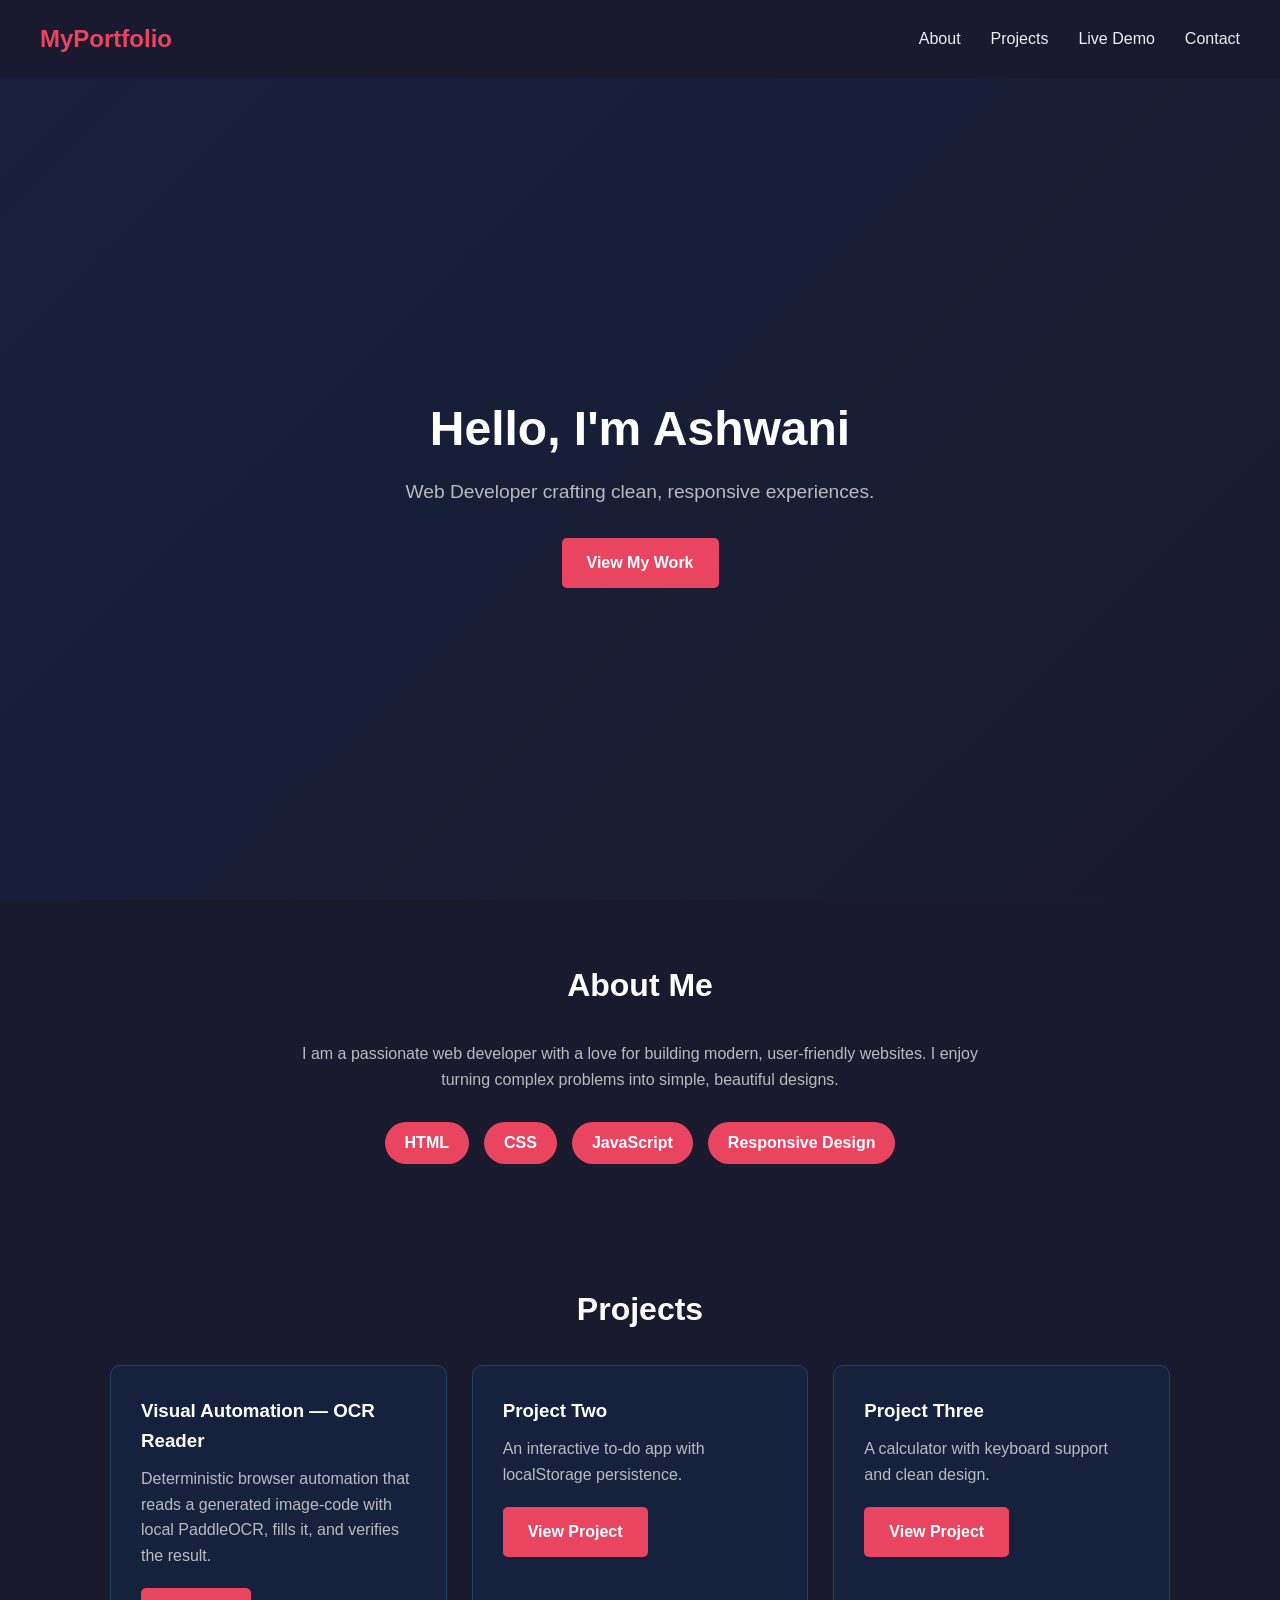
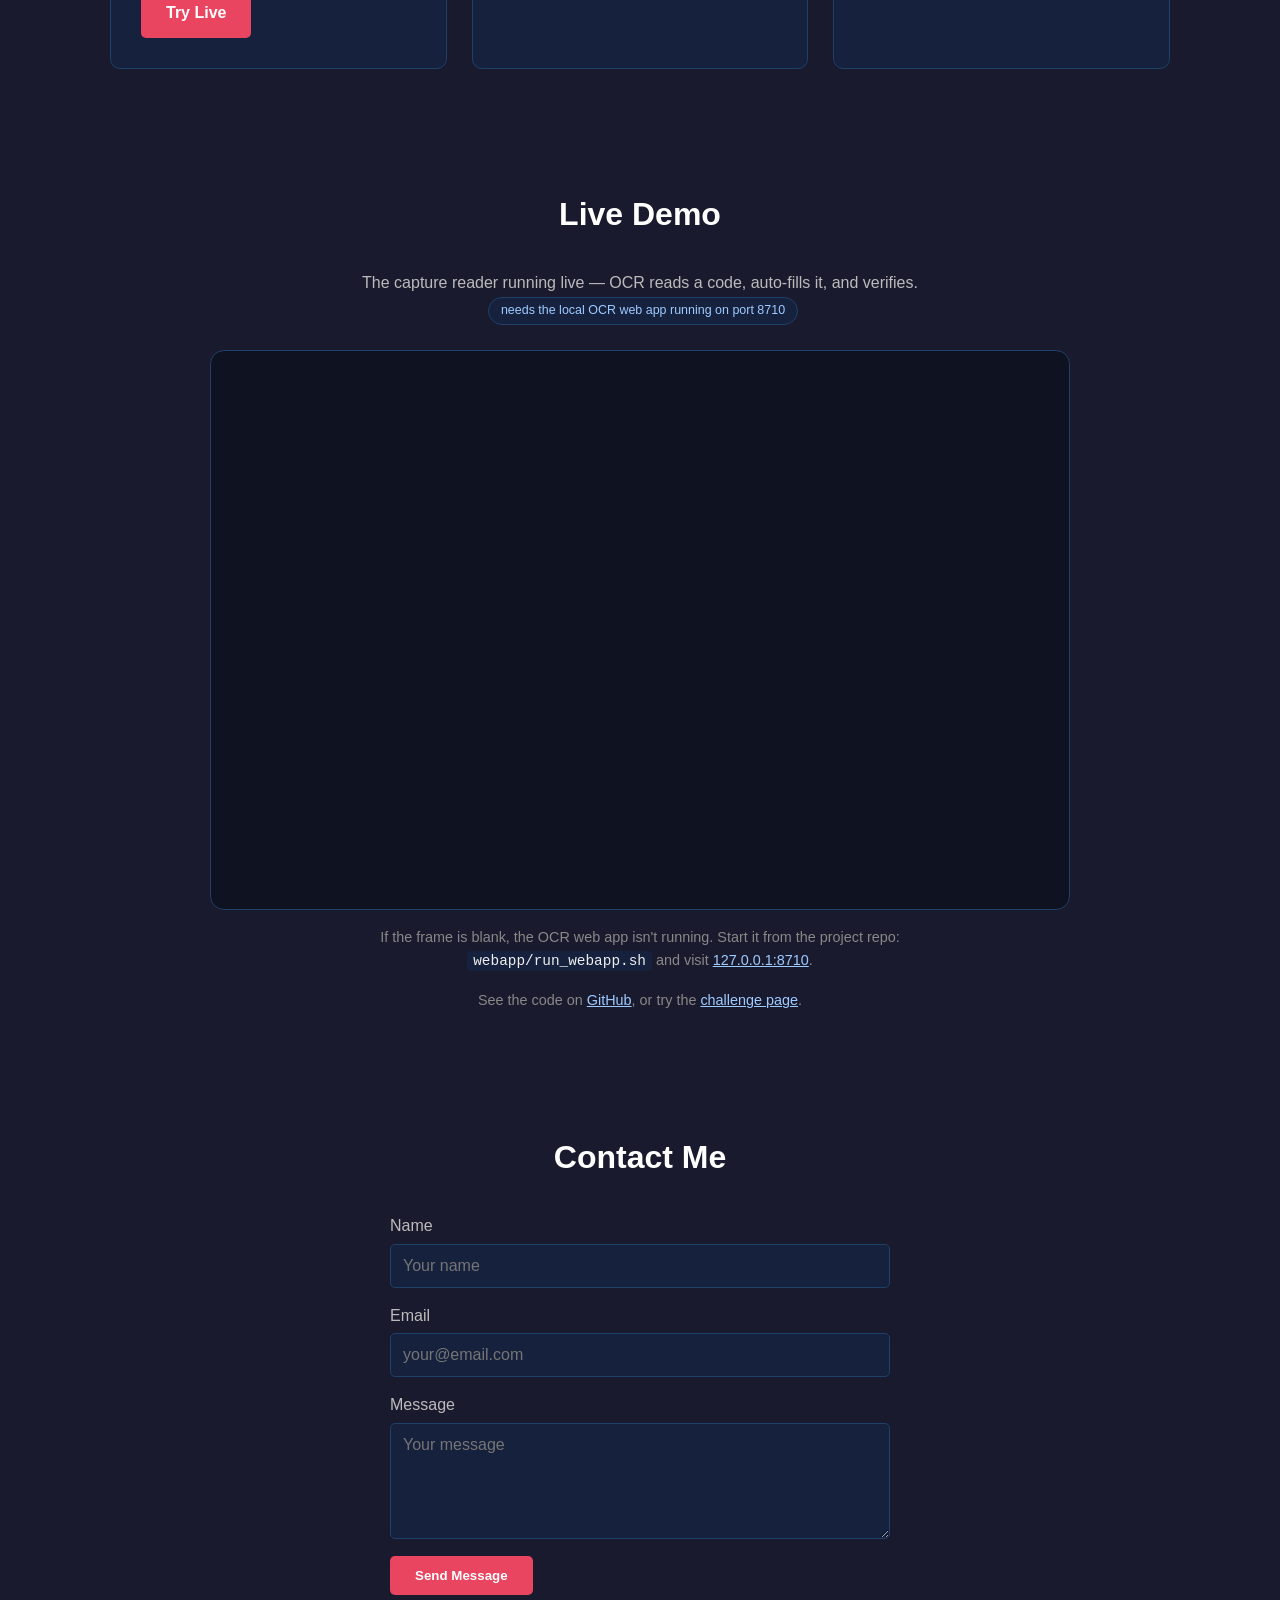
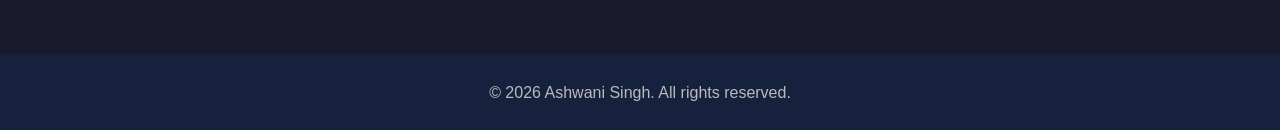
<file: index.html>
<!DOCTYPE html>
<html lang="en">
<head>
  <meta charset="UTF-8">
  <meta name="viewport" content="width=device-width, initial-scale=1.0">
  <title>My Portfolio</title>
  <link rel="stylesheet" href="style.css">
</head>
<body>

  <header id="home">
    <nav>
      <div class="logo">MyPortfolio</div>
      <button class="hamburger" id="hamburger" aria-label="Menu">&#9776;</button>
      <ul class="nav-links" id="nav-links">
        <li><a href="#about">About</a></li>
        <li><a href="#projects">Projects</a></li>
        <li><a href="#demo">Live Demo</a></li>
        <li><a href="#contact">Contact</a></li>
      </ul>
    </nav>
    <div class="hero">
      <h1>Hello, I'm Ashwani</h1>
      <p>Web Developer crafting clean, responsive experiences.</p>
      <a href="#projects" class="btn">View My Work</a>
    </div>
  </header>

  <section id="about">
    <div class="container">
      <h2>About Me</h2>
      <p>I am a passionate web developer with a love for building modern, user-friendly websites. I enjoy turning complex problems into simple, beautiful designs.</p>
      <ul class="skills">
        <li>HTML</li>
        <li>CSS</li>
        <li>JavaScript</li>
        <li>Responsive Design</li>
      </ul>
    </div>
  </section>

  <section id="projects">
    <div class="container">
      <h2>Projects</h2>
      <div class="project-grid">
        <article class="card">
          <h3>Visual Automation — OCR Reader</h3>
          <p>Deterministic browser automation that reads a generated image-code with local PaddleOCR, fills it, and verifies the result.</p>
          <a href="#demo" class="btn">Try Live</a>
        </article>
        <article class="card">
          <h3>Project Two</h3>
          <p>An interactive to-do app with localStorage persistence.</p>
          <a href="#" class="btn">View Project</a>
        </article>
        <article class="card">
          <h3>Project Three</h3>
          <p>A calculator with keyboard support and clean design.</p>
          <a href="#" class="btn">View Project</a>
        </article>
      </div>
    </div>
  </section>

  <section id="demo">
    <div class="container">
      <h2>Live Demo</h2>
      <p class="demo-note">The capture reader running live — OCR reads a code, auto-fills it, and verifies. <span class="badge">needs the local OCR web app running on port 8710</span></p>
      <iframe class="demo-frame" src="http://127.0.0.1:8710/" title="OCR Reader live demo" loading="lazy"></iframe>
      <p class="demo-fallback">If the frame is blank, the OCR web app isn't running. Start it from the project repo: <code>webapp/run_webapp.sh</code> and visit <a href="http://127.0.0.1:8710/" target="_blank" rel="noopener">127.0.0.1:8710</a>.</p>
      <p class="demo-fallback">See the code on <a href="https://github.com/prabhat-vishwakarma/visual-automation" target="_blank" rel="noopener">GitHub</a>, or try the <a href="challenge.html">challenge page</a>.</p>
    </div>
  </section>

  <section id="contact">
    <div class="container">
      <h2>Contact Me</h2>
      <form id="contact-form">
        <label for="name">Name</label>
        <input type="text" id="name" name="name" placeholder="Your name" required>

        <label for="email">Email</label>
        <input type="email" id="email" name="email" placeholder="your@email.com" required>

        <label for="message">Message</label>
        <textarea id="message" name="message" rows="5" placeholder="Your message" required></textarea>

        <span class="error" id="form-error"></span>
        <button type="submit" class="btn">Send Message</button>
      </form>
    </div>
  </section>

  <footer>
    <p>&copy; 2026 Ashwani Singh. All rights reserved.</p>
  </footer>

  <script src="script.js"></script>
</body>
</html>
</file>
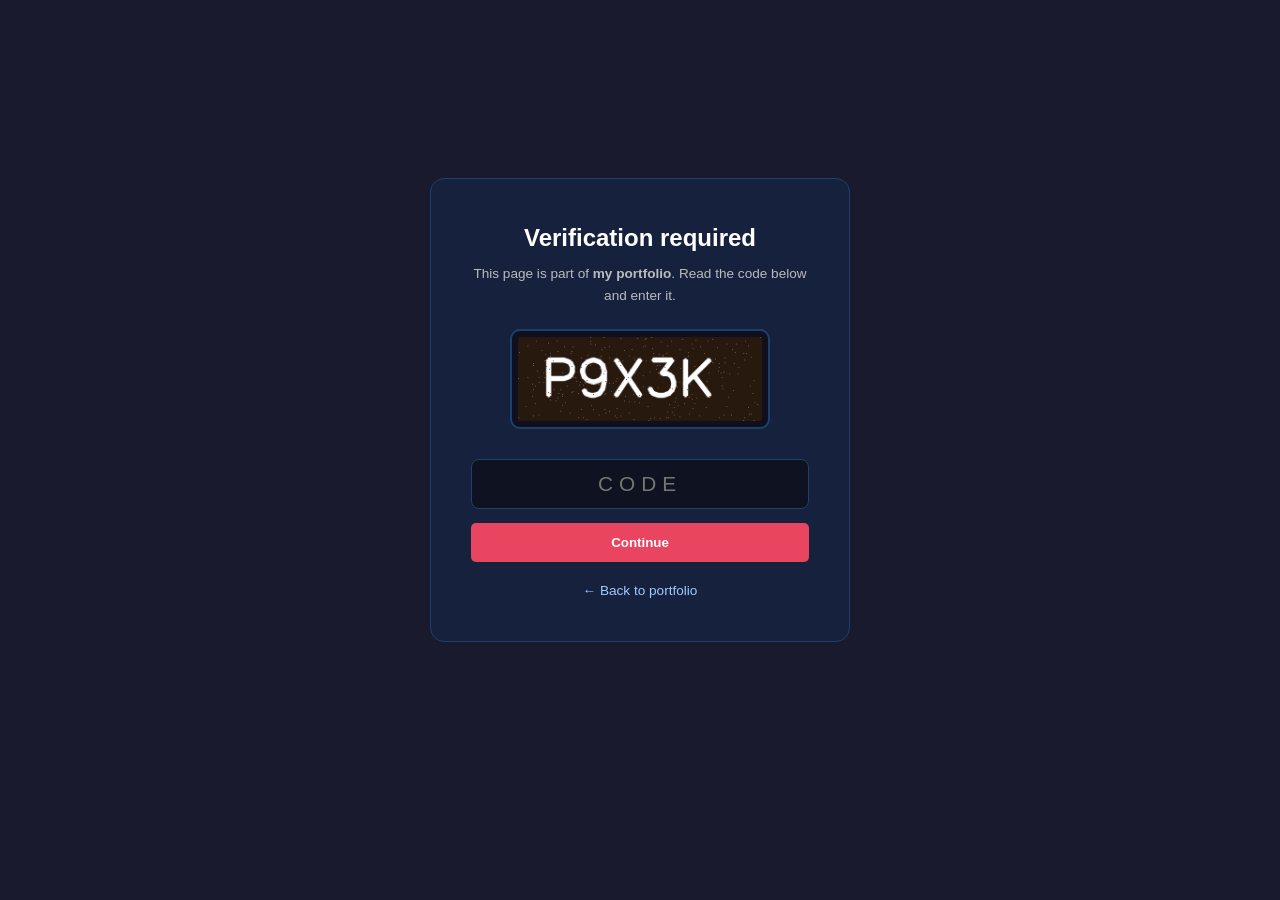
<file: challenge.html>
<!DOCTYPE html>
<html lang="en">
<head>
  <meta charset="UTF-8">
  <meta name="viewport" content="width=device-width, initial-scale=1.0">
  <title>OCR Challenge — Try the Reader</title>
  <link rel="stylesheet" href="style.css">
  <style>
    #challenge {
      min-height: calc(100vh - 80px);
      display: flex;
      justify-content: center;
      align-items: center;
    }
    .chal-card {
      background: #16213e;
      border: 1px solid #1f4068;
      border-radius: 14px;
      padding: 40px;
      max-width: 420px;
      width: 100%;
      text-align: center;
    }
    .chal-card h2 { margin-bottom: 6px; }
    .chal-card p.note { color: #bbbbbb; font-size: 0.85rem; margin-bottom: 22px; }
    .chal-card img {
      border: 2px solid #1f4068; border-radius: 10px; background: #0f0f1f;
      padding: 6px; margin-bottom: 22px;
    }
    .chal-card input {
      width: 100%; padding: 12px; border: 1px solid #1f4068; border-radius: 8px;
      background: #0f1220; color: #eeeeee; font-size: 1.3rem; letter-spacing: 6px;
      text-transform: uppercase; text-align: center; box-sizing: border-box;
    }
    .chal-card input:focus { outline: none; border-color: #e94560; }
    .chal-card .btn { width: 100%; margin-top: 14px; }
    .status { margin-top: 16px; font-weight: 600; }
    .success { color: #4ade80; }
    .error { color: #ff6b81; }
    .back { display: block; margin-top: 18px; color: #9ecbff; font-size: 0.85rem; text-decoration: none; }
  </style>
</head>
<body>

  <div id="challenge">
    <div class="chal-card">
      <h2>Verification required</h2>
      <p class="note">This page is part of <strong>my portfolio</strong>. Read the code below and enter it.</p>

      <img data-testid="verification-image" src="challenge.png" alt="Verification code" width="260">

      <input data-testid="verification-input" maxlength="5" autocomplete="off"
             aria-label="Verification code" placeholder="CODE">

      <button data-testid="continue-button" type="button" class="btn">Continue</button>

      <div data-testid="next-step" class="status success" style="display:none;">Verified &mdash; the reader got it right.</div>
      <div data-testid="verification-error" class="status error" style="display:none;">Code rejected. Please retry.</div>

      <a class="back" href="index.html">&larr; Back to portfolio</a>
    </div>
  </div>

  <script>
    const EXPECTED = "P9X3K";
    const input = document.querySelector('[data-testid="verification-input"]');
    const button = document.querySelector('[data-testid="continue-button"]');
    const next = document.querySelector('[data-testid="next-step"]');
    const error = document.querySelector('[data-testid="verification-error"]');

    button.addEventListener("click", function () {
      error.style.display = "none";
      const value = input.value.trim().toUpperCase();
      if (value === EXPECTED) next.style.display = "block";
      else error.style.display = "block";
    });
  </script>
</body>
</html>
</file>
<file: style.css>
* {
  margin: 0;
  padding: 0;
  box-sizing: border-box;
}

html {
  scroll-behavior: smooth;
}

body {
  font-family: 'Segoe UI', Tahoma, Geneva, Verdana, sans-serif;
  background: #1a1a2e;
  color: #eeeeee;
  line-height: 1.6;
}

h1, h2, h3 {
  color: #ffffff;
}

header {
  min-height: 100vh;
  display: flex;
  flex-direction: column;
  background: linear-gradient(135deg, #16213e 0%, #1a1a2e 100%);
}

nav {
  display: flex;
  justify-content: space-between;
  align-items: center;
  padding: 20px 40px;
  position: sticky;
  top: 0;
  background: rgba(26, 26, 46, 0.9);
  backdrop-filter: blur(5px);
  z-index: 10;
}

.logo {
  font-size: 1.5rem;
  font-weight: 700;
  color: #e94560;
}

.nav-links {
  display: flex;
  list-style: none;
  gap: 30px;
}

.nav-links a {
  color: #eeeeee;
  text-decoration: none;
  transition: color 0.3s ease;
}

.nav-links a:hover {
  color: #e94560;
}

.hamburger {
  display: none;
  background: none;
  border: none;
  font-size: 1.8rem;
  color: #eeeeee;
  cursor: pointer;
}

.hero {
  flex: 1;
  display: flex;
  flex-direction: column;
  justify-content: center;
  align-items: center;
  text-align: center;
  padding: 0 20px;
}

.hero h1 {
  font-size: 3rem;
  margin-bottom: 10px;
}

.hero p {
  font-size: 1.2rem;
  color: #bbbbbb;
  margin-bottom: 30px;
}

.container {
  max-width: 1100px;
  margin: 0 auto;
  padding: 60px 20px;
}

.container h2 {
  text-align: center;
  font-size: 2rem;
  margin-bottom: 30px;
}

#about p {
  max-width: 700px;
  margin: 0 auto 30px;
  text-align: center;
  color: #bbbbbb;
}

.skills {
  display: flex;
  flex-wrap: wrap;
  justify-content: center;
  gap: 15px;
  list-style: none;
}

.skills li {
  background: #e94560;
  color: #ffffff;
  padding: 8px 20px;
  border-radius: 25px;
  font-weight: 600;
}

.project-grid {
  display: grid;
  grid-template-columns: repeat(auto-fit, minmax(280px, 1fr));
  gap: 25px;
}

.card {
  background: #16213e;
  border-radius: 10px;
  padding: 30px;
  border: 1px solid #1f4068;
  transition: transform 0.3s ease, box-shadow 0.3s ease;
}

.card:hover {
  transform: translateY(-5px);
  box-shadow: 0 10px 25px rgba(233, 69, 96, 0.3);
}

.card h3 {
  margin-bottom: 10px;
}

.card p {
  color: #bbbbbb;
  margin-bottom: 20px;
}

.btn {
  display: inline-block;
  background: #e94560;
  color: #ffffff;
  padding: 12px 25px;
  border: none;
  border-radius: 5px;
  text-decoration: none;
  font-weight: 600;
  cursor: pointer;
  transition: background 0.3s ease, transform 0.2s ease;
}

.btn:hover {
  background: #ff6b81;
  transform: scale(1.05);
}

form {
  max-width: 500px;
  margin: 0 auto;
}

form label {
  display: block;
  margin: 15px 0 5px;
  color: #bbbbbb;
}

form input,
form textarea {
  width: 100%;
  padding: 12px;
  border: 1px solid #1f4068;
  border-radius: 5px;
  background: #16213e;
  color: #eeeeee;
  font-family: inherit;
  font-size: 1rem;
}

form input:focus,
form textarea:focus {
  outline: none;
  border-color: #e94560;
}

.error {
  color: #e94560;
  font-size: 0.9rem;
  display: block;
  margin-top: 10px;
}

/* Live demo section */
#demo .demo-note {
  max-width: 700px;
  margin: 0 auto 25px;
  text-align: center;
  color: #bbbbbb;
}

.badge {
  display: inline-block;
  font-size: 0.78rem;
  background: #16213e;
  border: 1px solid #1f4068;
  color: #9ecbff;
  padding: 3px 12px;
  border-radius: 20px;
  margin-left: 6px;
}

.demo-frame {
  display: block;
  width: min(100%, 860px);
  height: 560px;
  margin: 0 auto;
  border: 1px solid #1f4068;
  border-radius: 14px;
  background: #0f1220;
}

.demo-fallback {
  max-width: 700px;
  margin: 16px auto 0;
  text-align: center;
  color: #888;
  font-size: 0.9rem;
}

.demo-fallback code {
  background: #16213e;
  padding: 2px 6px;
  border-radius: 4px;
  color: #eeeeee;
}

.demo-fallback a {
  color: #9ecbff;
}

footer {
  text-align: center;
  padding: 25px;
  background: #16213e;
  color: #bbbbbb;
}

@media (max-width: 768px) {
  .hamburger {
    display: block;
  }

  .nav-links {
    display: none;
    position: absolute;
    top: 60px;
    right: 20px;
    flex-direction: column;
    background: #16213e;
    padding: 20px;
    border-radius: 5px;
    gap: 15px;
  }

  .nav-links.open {
    display: flex;
  }

  .hero h1 {
    font-size: 2.2rem;
  }
}
</file>
